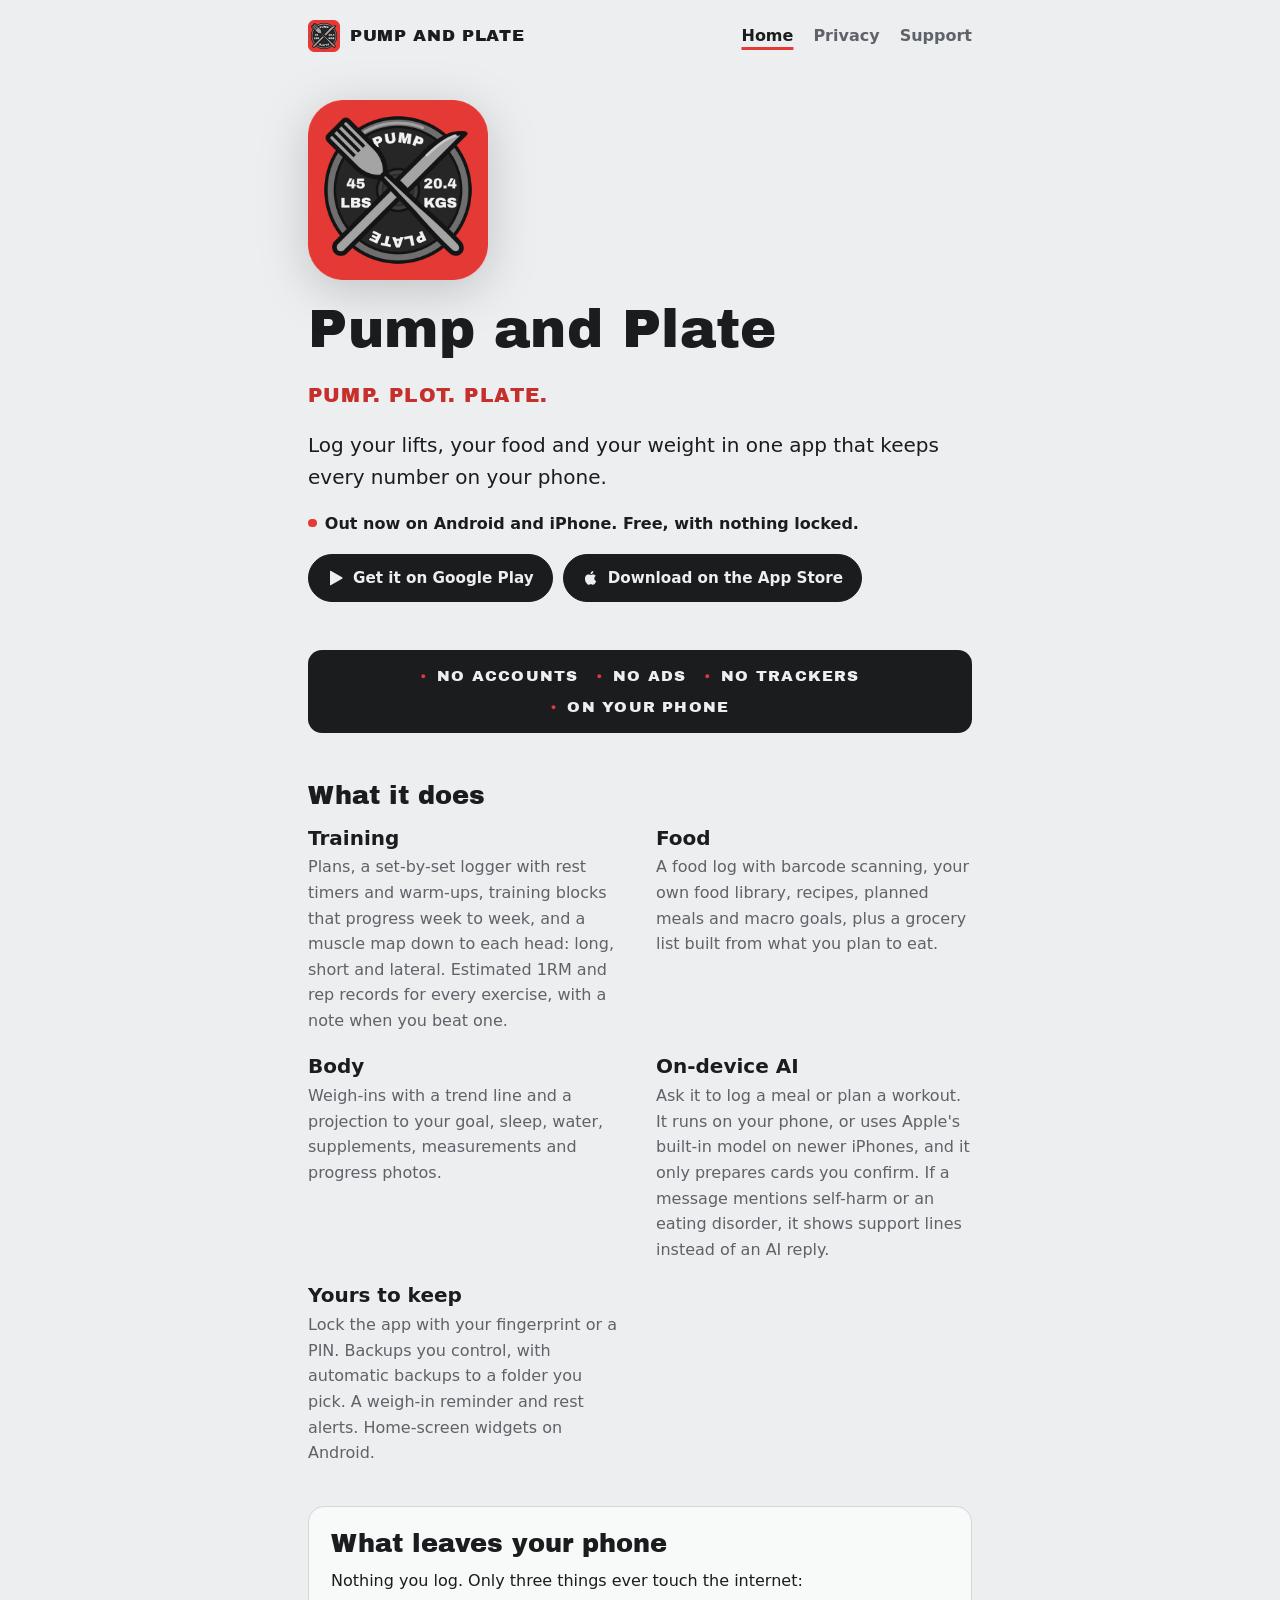
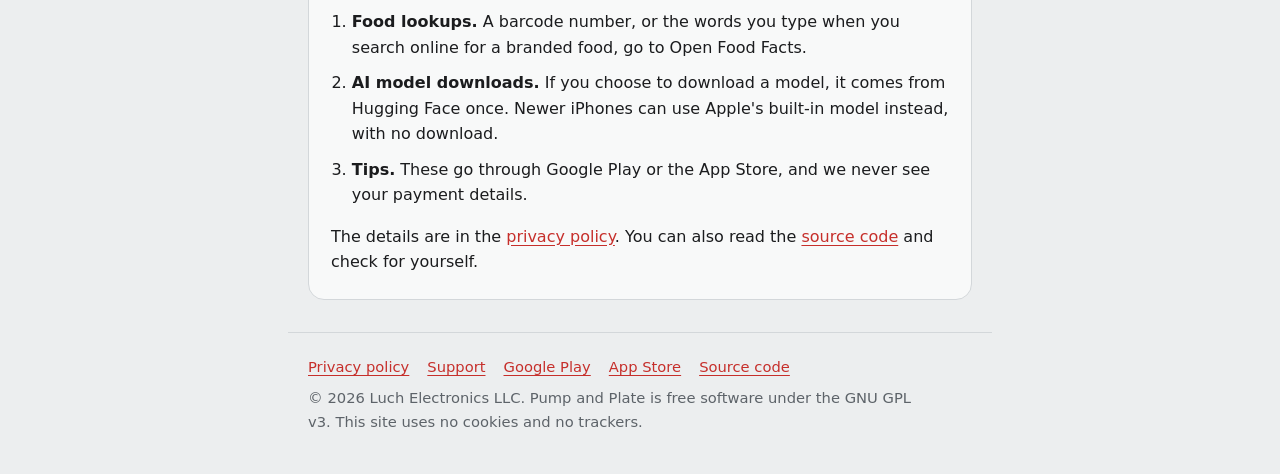
<file: docs/index.html>
<!doctype html>
<html lang="en">
<head>
<meta charset="utf-8">
<meta name="viewport" content="width=device-width, initial-scale=1, viewport-fit=cover">
<meta name="referrer" content="no-referrer">
<title>Pump and Plate</title>
<meta name="description" content="A private workout and nutrition tracker. Everything you log stays on your phone.">
<link rel="canonical" href="https://luchelectronics.com/">
<link rel="stylesheet" href="style.css">
<link rel="icon" href="favicon.png" type="image/png">
<link rel="apple-touch-icon" href="apple-touch-icon.png">
</head>
<body>
<header class="wrap bar">
  <a class="brand" href="./"><img src="favicon.png" alt="" width="32" height="32">Pump and Plate</a>
  <nav class="nav" aria-label="Pages">
      <a href="./" aria-current="page">Home</a>
      <a href="privacy.html">Privacy</a>
      <a href="support.html">Support</a>
  </nav>
</header>
<main class="wrap">
<div class="hero">
  <img class="icon" src="icon.png" width="180" height="180" alt="The Pump and Plate icon: a black 45 pound weight plate on a red background, with a grey fork and knife crossed over it">
  <h1>Pump and Plate</h1>
  <p class="tagline">Pump. Plot. Plate.</p>
  <p class="lede">Log your lifts, your food and your weight in one app that keeps every number on your phone.</p>
  <p class="live">Out now on Android and iPhone. Free, with nothing locked.</p>
  <div class="stores" aria-label="Where to get it">
    <a class="store" href="https://play.google.com/store/apps/details?id=com.pumpandplate.app">
      <svg viewBox="0 0 24 24" width="18" height="18" aria-hidden="true"><path fill="currentColor" d="M4 3.5v17a1 1 0 0 0 1.5.86l14.6-8.5a1 1 0 0 0 0-1.72L5.5 2.64A1 1 0 0 0 4 3.5z"/></svg>
      Get it on Google Play
    </a>
    <a class="store" href="https://apps.apple.com/app/id6822553518">
      <svg viewBox="0 0 24 24" width="18" height="18" aria-hidden="true"><path fill="currentColor" d="M16.4 12.6c0-2.4 2-3.5 2-3.6-1.1-1.6-2.8-1.8-3.4-1.8-1.4-.2-2.8.8-3.5.8-.7 0-1.8-.8-3-.8-1.5 0-3 .9-3.8 2.3-1.6 2.8-.4 7 1.2 9.3.8 1.1 1.7 2.4 2.9 2.3 1.2 0 1.6-.7 3-.7s1.8.7 3 .7c1.3 0 2.1-1.1 2.8-2.3.9-1.3 1.3-2.6 1.3-2.6s-2.5-1-2.5-3.6zM14.1 5.7c.6-.8 1.1-1.9.9-3-.9 0-2 .6-2.7 1.4-.6.7-1.1 1.8-1 2.9 1 .1 2.1-.5 2.8-1.3z"/></svg>
      Download on the App Store
    </a>
  </div>
</div>

<div class="stamp" aria-label="The app has no accounts, no ads, no trackers, and keeps your data on your phone">
  <span>No accounts</span><span>No ads</span><span>No trackers</span><span>On your phone</span>
</div>

<section aria-labelledby="what">
  <h2 id="what">What it does</h2>
  <div class="features">
    <div>
      <h3>Training</h3>
      <p>Plans, a set-by-set logger with rest timers and warm-ups, training blocks that progress week to week, and a muscle map down to each head: long, short and lateral. Estimated 1RM and rep records for every exercise, with a note when you beat one.</p>
    </div>
    <div>
      <h3>Food</h3>
      <p>A food log with barcode scanning, your own food library, recipes, planned meals and macro goals, plus a grocery list built from what you plan to eat.</p>
    </div>
    <div>
      <h3>Body</h3>
      <p>Weigh-ins with a trend line and a projection to your goal, sleep, water, supplements, measurements and progress photos.</p>
    </div>
    <div>
      <h3>On-device AI</h3>
      <p>Ask it to log a meal or plan a workout. It runs on your phone, or uses Apple's built-in model on newer iPhones, and it only prepares cards you confirm. If a message mentions self-harm or an eating disorder, it shows support lines instead of an AI reply.</p>
    </div>
    <div>
      <h3>Yours to keep</h3>
      <p>Lock the app with your fingerprint or a PIN. Backups you control, with automatic backups to a folder you pick. A weigh-in reminder and rest alerts. Home-screen widgets on Android.</p>
    </div>
  </div>
</section>

<section aria-labelledby="leaves">
  <div class="leaves">
    <h2 id="leaves">What leaves your phone</h2>
    <p>Nothing you log. Only three things ever touch the internet:</p>
    <ol>
      <li><strong>Food lookups.</strong> A barcode number, or the words you type when you search online for a branded food, go to Open Food Facts.</li>
      <li><strong>AI model downloads.</strong> If you choose to download a model, it comes from Hugging Face once. Newer iPhones can use Apple's built-in model instead, with no download.</li>
      <li><strong>Tips.</strong> These go through Google Play or the App Store, and we never see your payment details.</li>
    </ol>
    <p>The details are in the <a href="privacy.html">privacy policy</a>. You can also read the <a href="https://github.com/BadElectronics/pump-and-plate">source code</a> and check for yourself.</p>
  </div>
</section>

</main>
<footer class="wrap">
  <div class="links">
    <a href="privacy.html">Privacy policy</a>
    <a href="support.html">Support</a>
    <a href="https://play.google.com/store/apps/details?id=com.pumpandplate.app">Google Play</a>
    <a href="https://apps.apple.com/app/id6822553518">App Store</a>
    <a href="https://github.com/BadElectronics/pump-and-plate">Source code</a>
  </div>
  <p>© 2026 Luch Electronics LLC. Pump and Plate is free software under the GNU GPL v3. This site uses no cookies and no trackers.</p>
</footer>
</body>
</html>
</file>
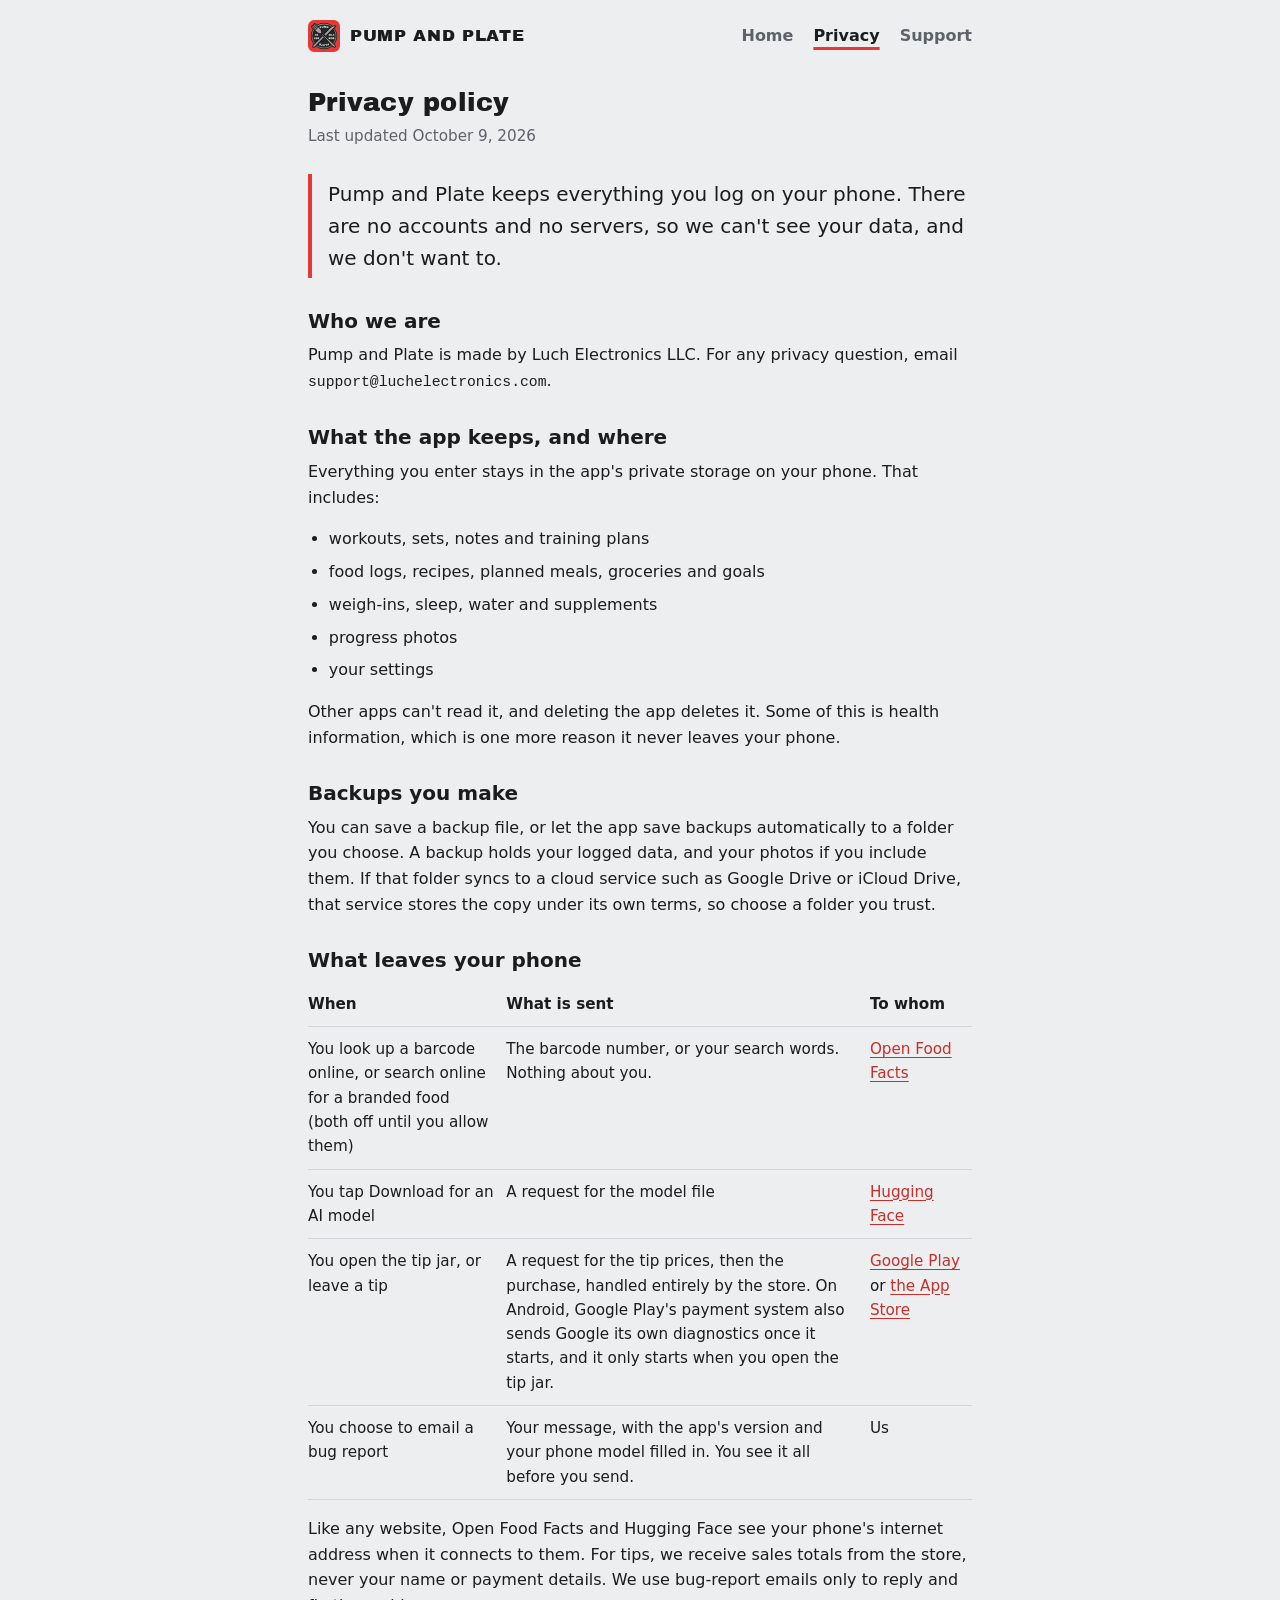
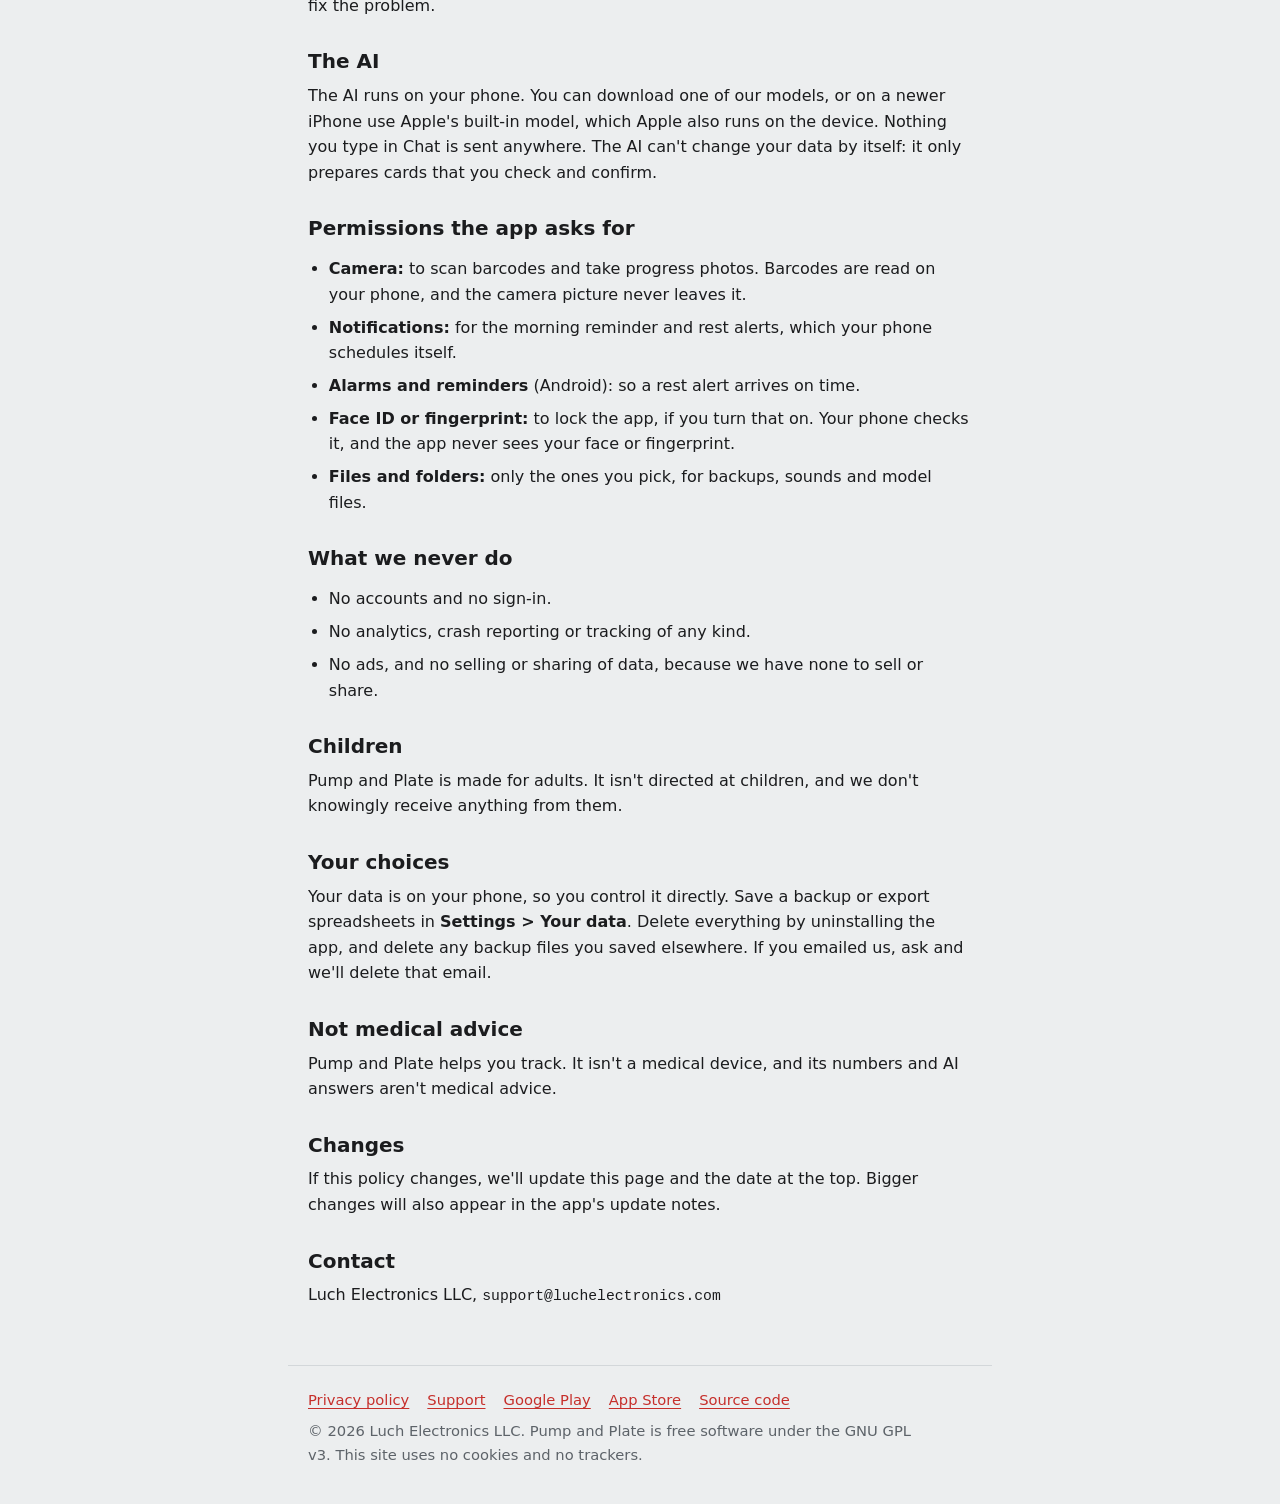
<file: docs/privacy.html>
<!doctype html>
<html lang="en">
<head>
<meta charset="utf-8">
<meta name="viewport" content="width=device-width, initial-scale=1, viewport-fit=cover">
<meta name="referrer" content="no-referrer">
<title>Privacy Policy</title>
<meta name="description" content="How Pump and Plate handles your data: it stays on your phone.">
<link rel="canonical" href="https://luchelectronics.com/privacy.html">
<link rel="stylesheet" href="style.css">
<link rel="icon" href="favicon.png" type="image/png">
<link rel="apple-touch-icon" href="apple-touch-icon.png">
</head>
<body>
<header class="wrap bar">
  <a class="brand" href="./"><img src="favicon.png" alt="" width="32" height="32">Pump and Plate</a>
  <nav class="nav" aria-label="Pages">
      <a href="./">Home</a>
      <a href="privacy.html" aria-current="page">Privacy</a>
      <a href="support.html">Support</a>
  </nav>
</header>
<main class="wrap">
<article class="doc">
  <h1>Privacy policy</h1>
  <p class="meta">Last updated October 9, 2026</p>

  <p class="summary">Pump and Plate keeps everything you log on your phone. There are no accounts and no servers, so we can't see your data, and we don't want to.</p>

  <h2>Who we are</h2>
  <p>Pump and Plate is made by Luch Electronics LLC. For any privacy question, email <span class="addr">support@luchelectronics.com</span>.</p>

  <h2>What the app keeps, and where</h2>
  <p>Everything you enter stays in the app's private storage on your phone. That includes:</p>
  <ul>
    <li>workouts, sets, notes and training plans</li>
    <li>food logs, recipes, planned meals, groceries and goals</li>
    <li>weigh-ins, sleep, water and supplements</li>
    <li>progress photos</li>
    <li>your settings</li>
  </ul>
  <p>Other apps can't read it, and deleting the app deletes it. Some of this is health information, which is one more reason it never leaves your phone.</p>

  <h2>Backups you make</h2>
  <p>You can save a backup file, or let the app save backups automatically to a folder you choose. A backup holds your logged data, and your photos if you include them. If that folder syncs to a cloud service such as Google Drive or iCloud Drive, that service stores the copy under its own terms, so choose a folder you trust.</p>

  <h2>What leaves your phone</h2>
  <div class="table-wrap">
    <table>
      <thead><tr><th>When</th><th>What is sent</th><th>To whom</th></tr></thead>
      <tbody>
        <tr><td>You look up a barcode online, or search online for a branded food (both off until you allow them)</td><td>The barcode number, or your search words. Nothing about you.</td><td><a href="https://world.openfoodfacts.org/privacy">Open Food Facts</a></td></tr>
        <tr><td>You tap Download for an AI model</td><td>A request for the model file</td><td><a href="https://huggingface.co/privacy">Hugging Face</a></td></tr>
        <tr><td>You open the tip jar, or leave a tip</td><td>A request for the tip prices, then the purchase, handled entirely by the store. On Android, Google Play's payment system also sends Google its own diagnostics once it starts, and it only starts when you open the tip jar.</td><td><a href="https://policies.google.com/privacy">Google Play</a> or <a href="https://www.apple.com/legal/privacy/">the App Store</a></td></tr>
        <tr><td>You choose to email a bug report</td><td>Your message, with the app's version and your phone model filled in. You see it all before you send.</td><td>Us</td></tr>
      </tbody>
    </table>
  </div>
  <p>Like any website, Open Food Facts and Hugging Face see your phone's internet address when it connects to them. For tips, we receive sales totals from the store, never your name or payment details. We use bug-report emails only to reply and fix the problem.</p>

  <h2>The AI</h2>
  <p>The AI runs on your phone. You can download one of our models, or on a newer iPhone use Apple's built-in model, which Apple also runs on the device. Nothing you type in Chat is sent anywhere. The AI can't change your data by itself: it only prepares cards that you check and confirm.</p>

  <h2>Permissions the app asks for</h2>
  <ul>
    <li><strong>Camera:</strong> to scan barcodes and take progress photos. Barcodes are read on your phone, and the camera picture never leaves it.</li>
    <li><strong>Notifications:</strong> for the morning reminder and rest alerts, which your phone schedules itself.</li>
    <li><strong>Alarms and reminders</strong> (Android): so a rest alert arrives on time.</li>
    <li><strong>Face ID or fingerprint:</strong> to lock the app, if you turn that on. Your phone checks it, and the app never sees your face or fingerprint.</li>
    <li><strong>Files and folders:</strong> only the ones you pick, for backups, sounds and model files.</li>
  </ul>

  <h2>What we never do</h2>
  <ul>
    <li>No accounts and no sign-in.</li>
    <li>No analytics, crash reporting or tracking of any kind.</li>
    <li>No ads, and no selling or sharing of data, because we have none to sell or share.</li>
  </ul>

  <h2>Children</h2>
  <p>Pump and Plate is made for adults. It isn't directed at children, and we don't knowingly receive anything from them.</p>

  <h2>Your choices</h2>
  <p>Your data is on your phone, so you control it directly. Save a backup or export spreadsheets in <strong>Settings &gt; Your data</strong>. Delete everything by uninstalling the app, and delete any backup files you saved elsewhere. If you emailed us, ask and we'll delete that email.</p>

  <h2>Not medical advice</h2>
  <p>Pump and Plate helps you track. It isn't a medical device, and its numbers and AI answers aren't medical advice.</p>

  <h2>Changes</h2>
  <p>If this policy changes, we'll update this page and the date at the top. Bigger changes will also appear in the app's update notes.</p>

  <h2>Contact</h2>
  <p>Luch Electronics LLC, <span class="addr">support@luchelectronics.com</span></p>
</article>

</main>
<footer class="wrap">
  <div class="links">
    <a href="privacy.html">Privacy policy</a>
    <a href="support.html">Support</a>
    <a href="https://play.google.com/store/apps/details?id=com.pumpandplate.app">Google Play</a>
    <a href="https://apps.apple.com/app/id6822553518">App Store</a>
    <a href="https://github.com/BadElectronics/pump-and-plate">Source code</a>
  </div>
  <p>© 2026 Luch Electronics LLC. Pump and Plate is free software under the GNU GPL v3. This site uses no cookies and no trackers.</p>
</footer>
</body>
</html>
</file>
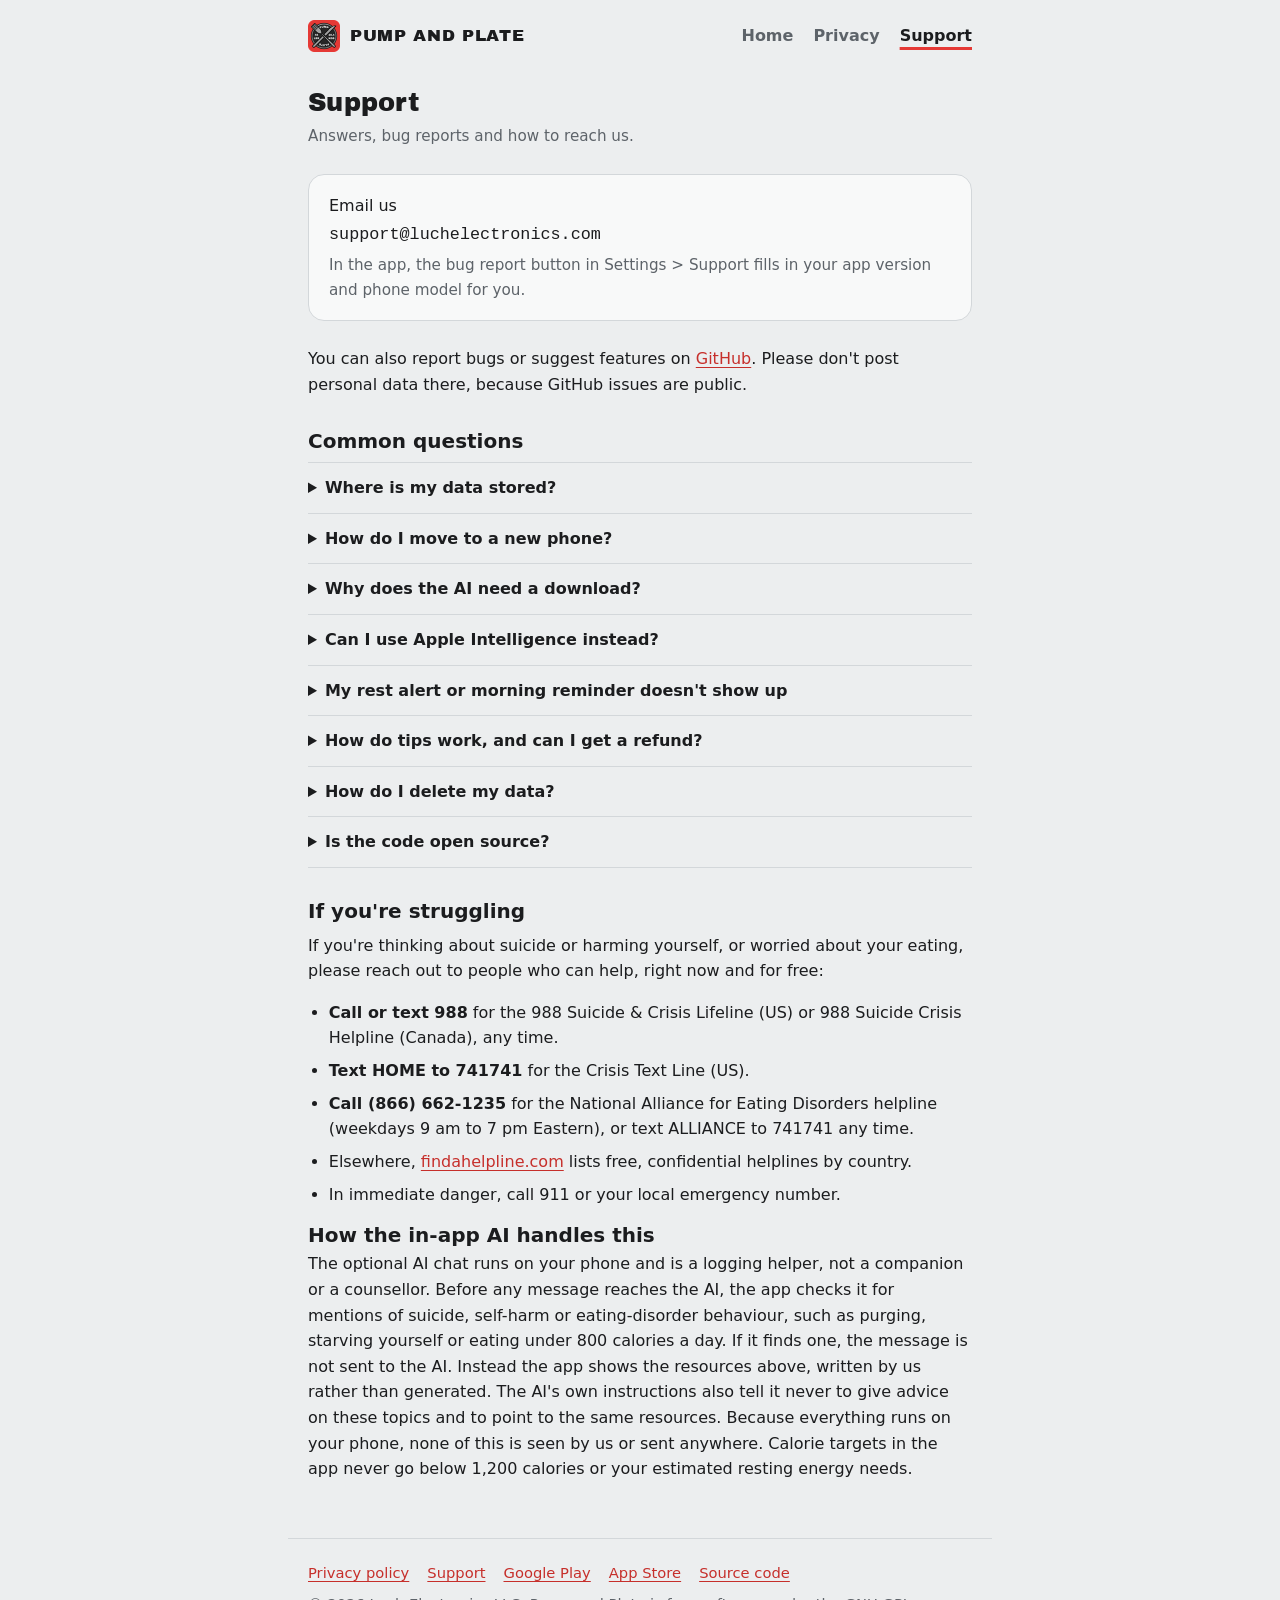
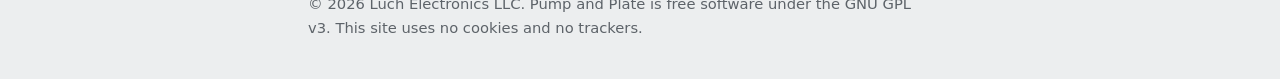
<file: docs/support.html>
<!doctype html>
<html lang="en">
<head>
<meta charset="utf-8">
<meta name="viewport" content="width=device-width, initial-scale=1, viewport-fit=cover">
<meta name="referrer" content="no-referrer">
<title>Pump and Plate Support</title>
<meta name="description" content="Help, bug reports and answers to common questions about Pump and Plate.">
<link rel="canonical" href="https://luchelectronics.com/support.html">
<link rel="stylesheet" href="style.css">
<link rel="icon" href="favicon.png" type="image/png">
<link rel="apple-touch-icon" href="apple-touch-icon.png">
</head>
<body>
<header class="wrap bar">
  <a class="brand" href="./"><img src="favicon.png" alt="" width="32" height="32">Pump and Plate</a>
  <nav class="nav" aria-label="Pages">
      <a href="./">Home</a>
      <a href="privacy.html">Privacy</a>
      <a href="support.html" aria-current="page">Support</a>
  </nav>
</header>
<main class="wrap">
<article class="doc">
  <h1>Support</h1>
  <p class="meta">Answers, bug reports and how to reach us.</p>

  <div class="contact">
    <span>Email us</span>
    <span class="addr">support@luchelectronics.com</span>
    <span class="meta" style="margin:0">In the app, the bug report button in Settings &gt; Support fills in your app version and phone model for you.</span>
  </div>
  <p>You can also report bugs or suggest features on <a href="https://github.com/BadElectronics/pump-and-plate/issues">GitHub</a>. Please don't post personal data there, because GitHub issues are public.</p>

  <h2>Common questions</h2>

  <details>
    <summary>Where is my data stored?</summary>
    <p>Only on your phone, in the app's private storage. There are no accounts and no servers. The <a href="privacy.html">privacy policy</a> has the full details.</p>
  </details>

  <details>
    <summary>How do I move to a new phone?</summary>
    <p>On the old phone, go to Settings &gt; Your data and tap Save backup, then put the file somewhere the new phone can reach. On the new phone, install Pump and Plate, then go to Settings &gt; Your data and tap Restore.</p>
  </details>

  <details>
    <summary>Why does the AI need a download?</summary>
    <p>It runs on your phone, so the model has to live there too. Light is about 0.6 GB, Medium about 2.6 GB and High about 4.3 GB. The app suggests one that fits your phone. Once it's downloaded, it works offline.</p>
  </details>

  <details>
    <summary>Can I use Apple Intelligence instead?</summary>
    <p>Yes, on an iPhone 15 Pro or newer running iOS 26 or later, with Apple Intelligence turned on in Settings. There's nothing to download, and Apple runs it on the device. It can keep less of a long chat in mind than our downloaded models.</p>
  </details>

  <details>
    <summary>My rest alert or morning reminder doesn't show up</summary>
    <p>Check that notifications are allowed for Pump and Plate in your phone's Settings. On Android, also allow "Alarms &amp; reminders" so rest alerts arrive on time. Battery savers can delay notifications too.</p>
  </details>

  <details>
    <summary>How do tips work, and can I get a refund?</summary>
    <p>Tips are optional one-time purchases through Google Play or the App Store, and they don't unlock anything. Every feature is free for everyone. Refunds follow the store's own process: Google Play's order history, or Apple's "Report a problem" page.</p>
  </details>

  <details>
    <summary>How do I delete my data?</summary>
    <p>Uninstall the app, which removes everything it stored. Delete any backup files you saved yourself, too.</p>
  </details>

  <details>
    <summary>Is the code open source?</summary>
    <p>Yes, under the GNU GPL v3. You can read it on <a href="https://github.com/BadElectronics/pump-and-plate">GitHub</a>.</p>
  </details>

  <h2 id="crisis">If you're struggling</h2>
  <p>If you're thinking about suicide or harming yourself, or worried about your eating, please reach out to people who can help, right now and for free:</p>
  <ul>
    <li><strong>Call or text 988</strong> for the 988 Suicide &amp; Crisis Lifeline (US) or 988 Suicide Crisis Helpline (Canada), any time.</li>
    <li><strong>Text HOME to 741741</strong> for the Crisis Text Line (US).</li>
    <li><strong>Call (866) 662-1235</strong> for the National Alliance for Eating Disorders helpline (weekdays 9 am to 7 pm Eastern), or text ALLIANCE to 741741 any time.</li>
    <li>Elsewhere, <a href="https://findahelpline.com">findahelpline.com</a> lists free, confidential helplines by country.</li>
    <li>In immediate danger, call 911 or your local emergency number.</li>
  </ul>

  <h3>How the in-app AI handles this</h3>
  <p>The optional AI chat runs on your phone and is a logging helper, not a companion or a counsellor. Before any message reaches the AI, the app checks it for mentions of suicide, self-harm or eating-disorder behaviour, such as purging, starving yourself or eating under 800 calories a day. If it finds one, the message is not sent to the AI. Instead the app shows the resources above, written by us rather than generated. The AI's own instructions also tell it never to give advice on these topics and to point to the same resources. Because everything runs on your phone, none of this is seen by us or sent anywhere. Calorie targets in the app never go below 1,200 calories or your estimated resting energy needs.</p>
</article>

</main>
<footer class="wrap">
  <div class="links">
    <a href="privacy.html">Privacy policy</a>
    <a href="support.html">Support</a>
    <a href="https://play.google.com/store/apps/details?id=com.pumpandplate.app">Google Play</a>
    <a href="https://apps.apple.com/app/id6822553518">App Store</a>
    <a href="https://github.com/BadElectronics/pump-and-plate">Source code</a>
  </div>
  <p>© 2026 Luch Electronics LLC. Pump and Plate is free software under the GNU GPL v3. This site uses no cookies and no trackers.</p>
</footer>
</body>
</html>
</file>
<file: docs/style.css>
/* Pump and Plate website.
   Layout: one narrow column like a training log card, with the iron plate
   as the only big picture. No web fonts from other sites, no trackers:
   the display face ships with the site, the body uses the phone's own font. */

@font-face {
  font-family: "Plate Black";
  src: url("fonts/archivo-black.woff2") format("woff2");
  font-display: swap;
}

:root {
  --chalk: #eceeef;      /* page: gym chalk on steel */
  --card: #f8f9f9;       /* raised surfaces */
  --iron: #1b1c1e;       /* text: cast iron */
  --steel: #5d6369;      /* quiet text */
  --rule: #d3d7da;       /* hairlines */
  --red: #c62f2b;        /* the icon's red, deepened for text on light */
  --red-fill: #e53935;   /* the icon's red, for large fills */
  --on-red: #ffffff;
  --display: "Plate Black", "Arial Black", "Helvetica Neue", sans-serif;
  --body: system-ui, -apple-system, "Segoe UI", Roboto, "Helvetica Neue", Arial, sans-serif;
  --mono: ui-monospace, "SF Mono", Menlo, Consolas, monospace;
  --step-0: 1rem;
  --step-1: 1.25rem;
  --step-2: 1.6rem;
  --step-3: clamp(2.2rem, 7vw, 3.4rem);
  color-scheme: light;
}

@media (prefers-color-scheme: dark) {
  :root:not([data-theme="light"]) {
    --chalk: #121314;
    --card: #1c1e20;
    --iron: #eceeef;
    --steel: #a3a9ae;
    --rule: #2f3235;
    --red: #ff6b63;
    --red-fill: #e53935;
    --on-red: #ffffff;
    color-scheme: dark;
  }
}

:root[data-theme="dark"] {
  --chalk: #121314;
  --card: #1c1e20;
  --iron: #eceeef;
  --steel: #a3a9ae;
  --rule: #2f3235;
  --red: #ff6b63;
  --red-fill: #e53935;
  --on-red: #ffffff;
  color-scheme: dark;
}

* { box-sizing: border-box; }

html { -webkit-text-size-adjust: 100%; }

body {
  margin: 0;
  background: var(--chalk);
  color: var(--iron);
  font: 400 var(--step-0)/1.6 var(--body);
}

a { color: var(--red); text-underline-offset: 0.18em; }
a:hover { text-decoration-thickness: 2px; }
a:focus-visible, button:focus-visible { outline: 3px solid var(--red); outline-offset: 3px; border-radius: 4px; }

.wrap {
  max-width: 44rem;
  margin: 0 auto;
  padding-inline: 20px;
}

/* Top bar: the name in the plate's lettering, and the three pages. */
.bar {
  display: flex;
  flex-wrap: wrap;
  align-items: center;
  justify-content: space-between;
  gap: 12px 24px;
  padding-block: 20px;
}
.brand {
  display: flex;
  align-items: center;
  gap: 10px;
  color: var(--iron);
  text-decoration: none;
  font-family: var(--display);
  font-size: 1.05rem;
  letter-spacing: 0.04em;
  text-transform: uppercase;
}
.brand img { width: 32px; height: 32px; }
.nav { display: flex; flex-wrap: wrap; gap: 6px 20px; }
.nav a { color: var(--steel); text-decoration: none; font-weight: 600; }
.nav a:hover, .nav a[aria-current="page"] { color: var(--iron); }
.nav a[aria-current="page"] { text-decoration: underline; text-decoration-color: var(--red-fill); text-decoration-thickness: 3px; text-underline-offset: 0.4em; }

h1, h2, h3 { text-wrap: balance; line-height: 1.15; }
h1 { font-family: var(--display); font-weight: 400; font-size: var(--step-3); letter-spacing: 0.01em; margin: 0; }
h2 { font-family: var(--display); font-weight: 400; font-size: var(--step-2); margin: 0 0 0.6rem; }
h3 { font-size: var(--step-1); margin: 0 0 0.3rem; }
p { margin: 0 0 1rem; max-width: 65ch; }

/* Home: the plate, the name, the promise. */
.hero {
  display: grid;
  grid-template-columns: minmax(0, 1fr);
  justify-items: start;
  gap: 18px;
  padding-block: 28px 40px;
}
.hero .icon {
  width: min(180px, 46vw);
  height: auto;
  filter: drop-shadow(0 10px 24px rgb(0 0 0 / 0.18));
}
.tagline {
  font-family: var(--display);
  font-size: var(--step-1);
  color: var(--red);
  letter-spacing: 0.06em;
  text-transform: uppercase;
  margin: 0;
}
.lede { font-size: var(--step-1); color: var(--iron); margin: 0; }
.live { font-weight: 600; color: var(--iron); margin: 0; }
.live::before { content: ""; display: inline-block; width: 0.55em; height: 0.55em; margin-right: 0.5em; border-radius: 50%; background: var(--red-fill); vertical-align: 0.08em; }
.stores { display: flex; flex-wrap: wrap; gap: 10px; }
.store {
  display: inline-flex;
  align-items: center;
  gap: 8px;
  padding: 11px 18px;
  border-radius: 999px;
  border: 1.5px solid var(--iron);
  background: var(--iron);
  color: var(--chalk);
  font-weight: 600;
  font-size: 0.95rem;
  text-decoration: none;
}
.store:hover, .store:focus-visible { background: var(--red-fill); border-color: var(--red-fill); color: var(--on-red); }

/* The plate's stamped lettering, used once as a strip of promises. */
.stamp {
  margin-block: 8px 40px;
  padding: 14px 18px;
  border-radius: 14px;
  background: var(--iron);
  color: var(--chalk);
  font-family: var(--display);
  font-size: 0.95rem;
  letter-spacing: 0.08em;
  text-transform: uppercase;
  display: flex;
  flex-wrap: wrap;
  gap: 6px 18px;
  justify-content: center;
}
.stamp span::before { content: "\25CF"; color: var(--red-fill); margin-right: 10px; font-size: 0.6em; vertical-align: 0.25em; }

section { padding-block: 8px 32px; }
section > h2 { margin-bottom: 1rem; }
.features { display: grid; grid-template-columns: repeat(auto-fit, minmax(15rem, 1fr)); gap: 22px 32px; }
.features div { min-width: 0; }
.features p { color: var(--steel); margin: 0; }

.leaves {
  background: var(--card);
  border: 1px solid var(--rule);
  border-radius: 16px;
  padding: 22px 22px 8px;
}
.leaves ol { margin: 0 0 1rem; padding-left: 1.3rem; }
.leaves li { margin-bottom: 0.6rem; }

/* Policy and help pages. */
.doc { padding-block: 16px 40px; }
.doc h1 { font-size: var(--step-2); margin-bottom: 0.4rem; }
.meta { color: var(--steel); font-size: 0.95rem; margin-bottom: 1.6rem; }
.doc h2 { font-family: var(--body); font-weight: 700; font-size: var(--step-1); margin-top: 2rem; }
.doc ul, .doc ol { padding-left: 1.3rem; max-width: 65ch; }
.doc li { margin-bottom: 0.45rem; }
.summary {
  border-left: 4px solid var(--red-fill);
  padding: 4px 0 4px 16px;
  font-size: var(--step-1);
  margin-block: 0 1.4rem;
}
.table-wrap { overflow-x: auto; margin-bottom: 1rem; }
table { border-collapse: collapse; width: 100%; min-width: 30rem; font-size: 0.95rem; }
th, td { text-align: left; vertical-align: top; padding: 10px 12px 10px 0; border-bottom: 1px solid var(--rule); }
th { font-weight: 700; }
code, .addr { font-family: var(--mono); font-size: 0.92em; }
details { border-bottom: 1px solid var(--rule); padding-block: 12px; }
details:first-of-type { border-top: 1px solid var(--rule); }
summary { cursor: pointer; font-weight: 700; }
details p { margin: 0.6rem 0 0.2rem; }
.contact {
  display: grid;
  gap: 4px;
  background: var(--card);
  border: 1px solid var(--rule);
  border-radius: 16px;
  padding: 18px 20px;
  margin-bottom: 1.6rem;
}
.contact .addr { font-size: 1.05rem; color: var(--iron); user-select: all; }

/* Placeholder text that still needs a real value. */
.ph { background: color-mix(in srgb, var(--red-fill) 18%, transparent); border-radius: 4px; padding: 0 4px; }

footer {
  border-top: 1px solid var(--rule);
  padding-block: 22px 40px;
  color: var(--steel);
  font-size: 0.92rem;
}
footer .links { display: flex; flex-wrap: wrap; gap: 6px 18px; margin-bottom: 8px; }
footer p { margin: 0; }

@media (prefers-reduced-motion: no-preference) {
  .hero .icon { transition: transform 600ms cubic-bezier(.2,.8,.2,1); }
  .hero .icon:hover { transform: rotate(-12deg); }
}
</file>
